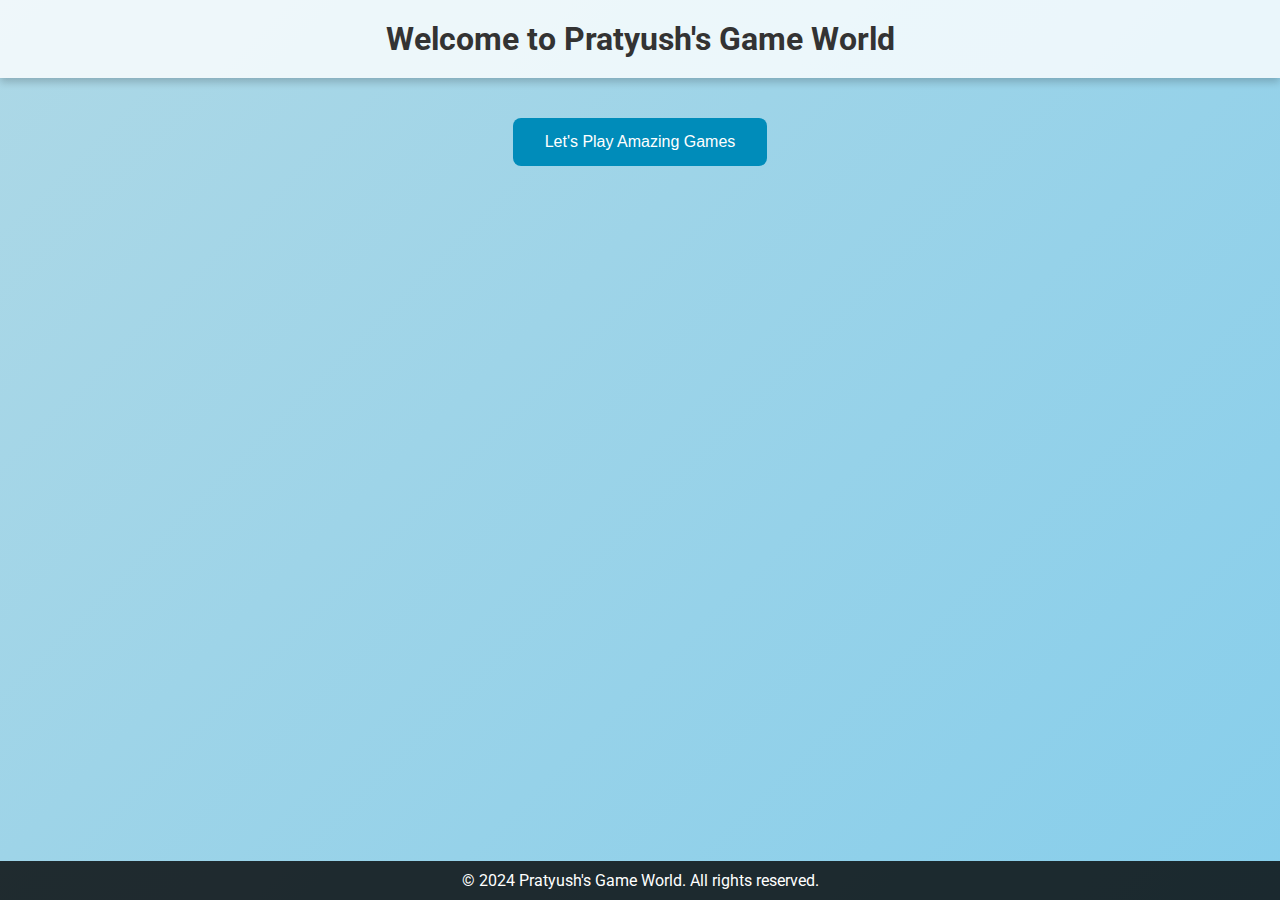
<file: index.html>
<!DOCTYPE html>
<html lang="en">
<head>
    <meta charset="UTF-8">
    <meta name="viewport" content="width=device-width, initial-scale=1.0">
    <title>Welcome to Pratyush's Game World</title>
    <link rel="stylesheet" href="styles.css">
    <link rel="preconnect" href="https://fonts.googleapis.com">
    <link rel="preconnect" href="https://fonts.gstatic.com" crossorigin>
    <link href="https://fonts.googleapis.com/css2?family=Roboto:wght@300;400;500&display=swap" rel="stylesheet">
</head>
<body>
    <header>
        <h1>Welcome to Pratyush's Game World</h1>
    </header>
    <main>
        <section id="welcome-section">
            <button id="start-button">Let's Play Amazing Games</button>
        </section>
        <section id="game-list-section">f
            <h2>Available Games</h2>
            <div id="game-list">
                <section id="Game1">
                    <h3>Game 1</h3>
                    <iframe src="Game1.html" title="Game 1"></iframe>   
                    <p>Description of Game 1 goes here...</p>
                </section>
                <section id="game2">
                    <h3>Game 2</h3>
                    <iframe src="Game2.html" title="Game 2"></iframe>
                    <p>Description of Game 2 goes here...</p>
                </section>
                <section id="game3">
                    <h3>Game 3</h3>
                    <p><a href="game3.html" target="_blank">Play Game 3</a></p>
                    <p>Description of Game 3 goes here...</p>
                </section>
                <section id="game4">
                    <h3>Game 4</h3>
                    <p><a href="game4.html" target="_blank">Play Game 4</a></p>
                    <p>Description of Game 4 goes here...</p>
                </section>
                <section id="game5">
                    <h3>Game 5</h3>
                    <p><a href="game5.html" target="_blank">Play Game 5</a></p>
                    <p>Description of Game 5 goes here...</p>
                </section>
                <section id="game6">
                    <h3>Game 6</h3>
                    <p><a href="game6.html" target="_blank">Play Game 6</a></p>
                    <p>Description of Game 6 goes here...</p>
                </section>
                <section id="game7">
                    <h3>Game 7</h3>
                    <p><a href="game7.html" target="_blank">Play Game 7</a></p>
                    <p>Description of Game 7 goes here...</p>
                </section>
                <section id="game8">
                    <h3>Game 8</h3>
                    <p><a href="game8.html" target="_blank">Play Game 8</a></p>
                    <p>Description of Game 8 goes here...</p>
                </section>
                <section id="game9">
                    <h3>Game 9</h3>
                    <p><a href="game9.html" target="_blank">Play Game 9</a></p>
                    <p>Description of Game 9 goes here...</p>
                </section>
                <section id="game10">
                    <h3>Game 10</h3>
                    <p><a href="game10.html" target="_blank">Play Game 10</a></p>
                    <p>Description of Game 10 goes here...</p>
                </section>
            </div>
        </section>
    </main>
    <footer>
        <p>&copy; 2024 Pratyush's Game World. All rights reserved.</p>
    </footer>
    <script src="scripts.js"></script>
</body>
</html>
</file>
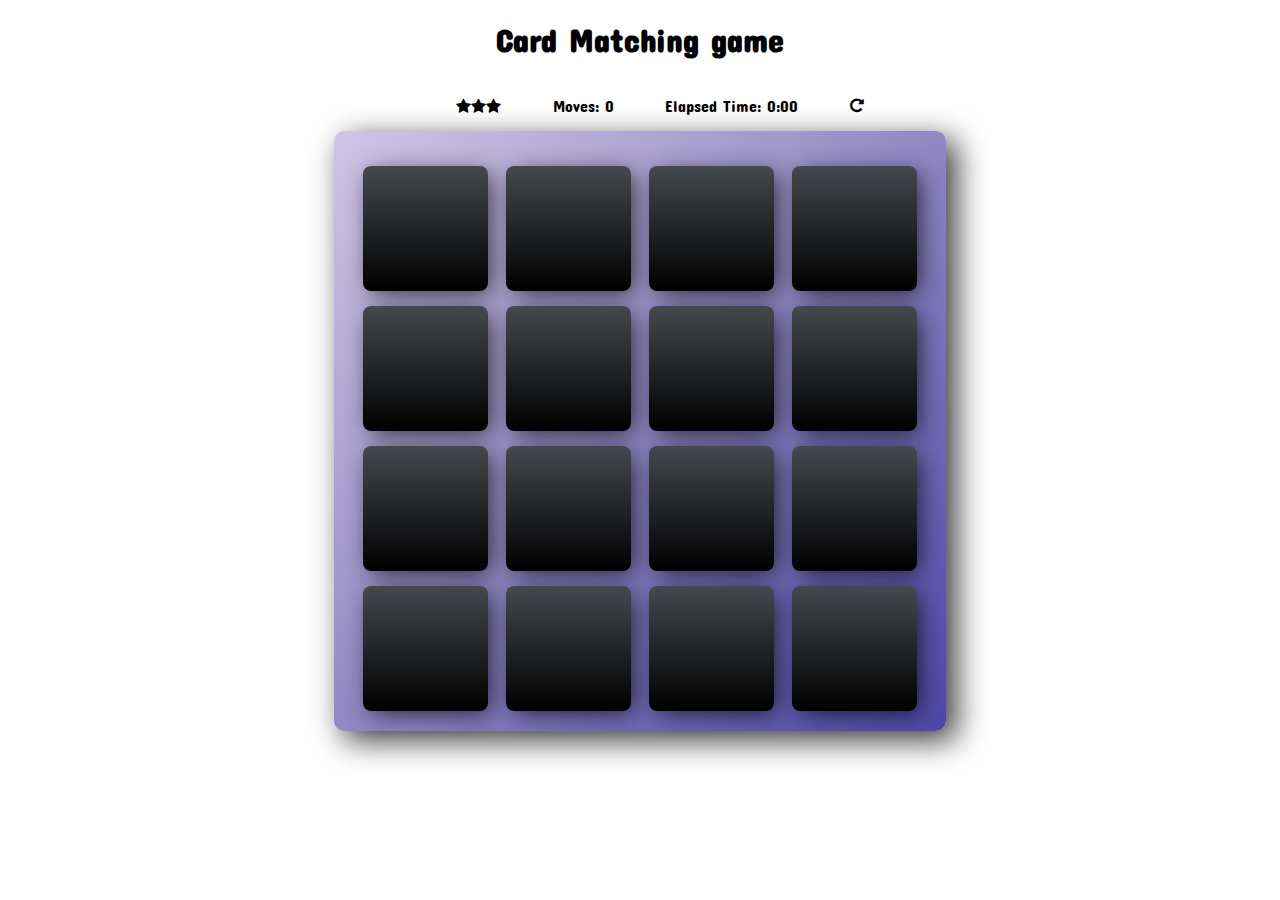
<file: Game1.html>
<html lang="en">
<head>
    <meta charset="utf-8">
    <title>Flip Card Memory Game</title>
    <meta name="description" content="">
    <meta name="viewport" content="width=device-width, initial-scale=1.0">
    <meta http-equiv="X-UA-Compatible" content="ie=edge">
    <link rel="stylesheet prefetch" href="https://maxcdn.bootstrapcdn.com/font-awesome/4.6.1/css/font-awesome.min.css">
    <link rel="stylesheet prefetch" href="https://fonts.googleapis.com/css?family=Concert+One|Nova+Slim">
    <link rel="stylesheet" href="Game1.styles.css">
</head>
<body>
    <div class="container">
        <header>
            <h1>Card Matching game</h1>
        </header>

        <section class="score-table">
            <ul class="stars">
                <li>
                    <i id="star1" class="fa fa-star"></i>
                </li>
                <li>
                    <i id="star2" class="fa fa-star"></i>
                </li>
                <li>
                    <i id="star3" class="fa fa-star"></i>
                </li>
            </ul>
            <span class="moves">Moves: 0</span>
            <span class="timer">Elapsed Time: 0:00</span>
            <div class="restart">
                <i class="fa fa-repeat"></i>
            </div>
        </section>

        <main>
            <ul class="deck"></ul>
        </main>

        <div class="modal">
            <div class="modal-content">
                <span class="close-button">x</span>
                <i class="fa fa-check-circle tick"></i>
                <h1 class="modal-heading">Congratulations! You Won!!</h1>
                <h3 class="stats"></h3>
                <button class="new-game">Play Again!</button>
            </div>
        </div>
    </div>
    <script src="Game1scripts.js"></script>
</body>
</html>
</file>
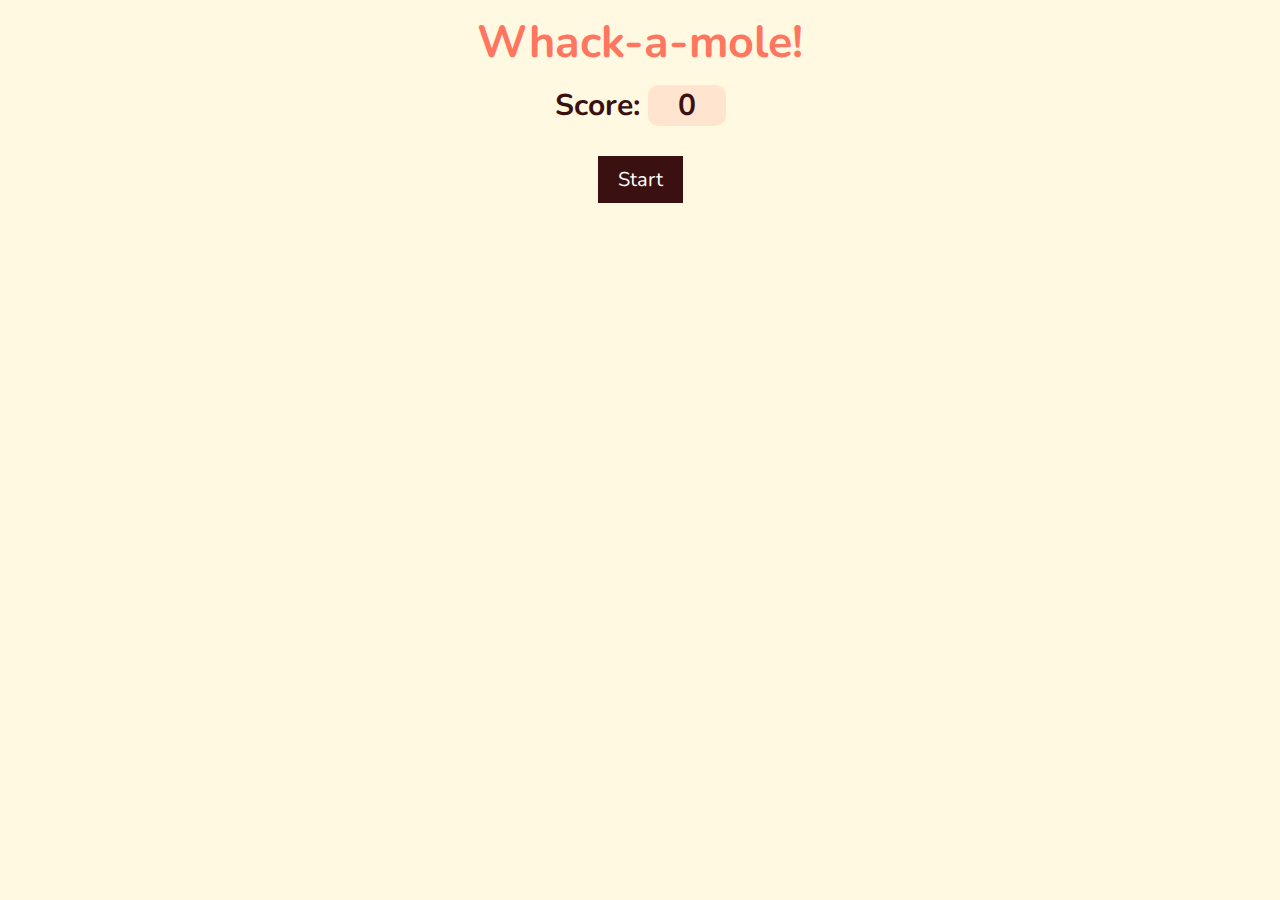
<file: Game2.html>
<!DOCTYPE html>
<html lang="en">
  <head>
    <meta charset="UTF-8" />
    <meta http-equiv="X-UA-Compatible" content="IE=edge" />
    <meta name="viewport" content="width=device-width, initial-scale=1.0" />
    <title>Whack-a-mole Game</title>
    <link rel="stylesheet" href="Game2styles.css" />
  </head>
  <body>
    <h1>Whack-a-mole!</h1>
    <h2>Score: <span class="score">0</span></h2>
    <button id="start" onClick="startGame()">Start</button>
    <div class="game">
      <div class="hole hole1">
        <div class="mole"></div>
      </div>
      <div class="hole hole2">
        <div class="mole"></div>
      </div>
      <div class="hole hole3">
        <div class="mole"></div>
      </div>
      <div class="hole hole4">
        <div class="mole"></div>
      </div>
      <div class="hole hole5">
        <div class="mole"></div>
      </div>
      <div class="hole hole6">
        <div class="mole"></div>
      </div>
    </div>
    <script src="Game2scripts.js"></script>
  </body>
</html>
</file>
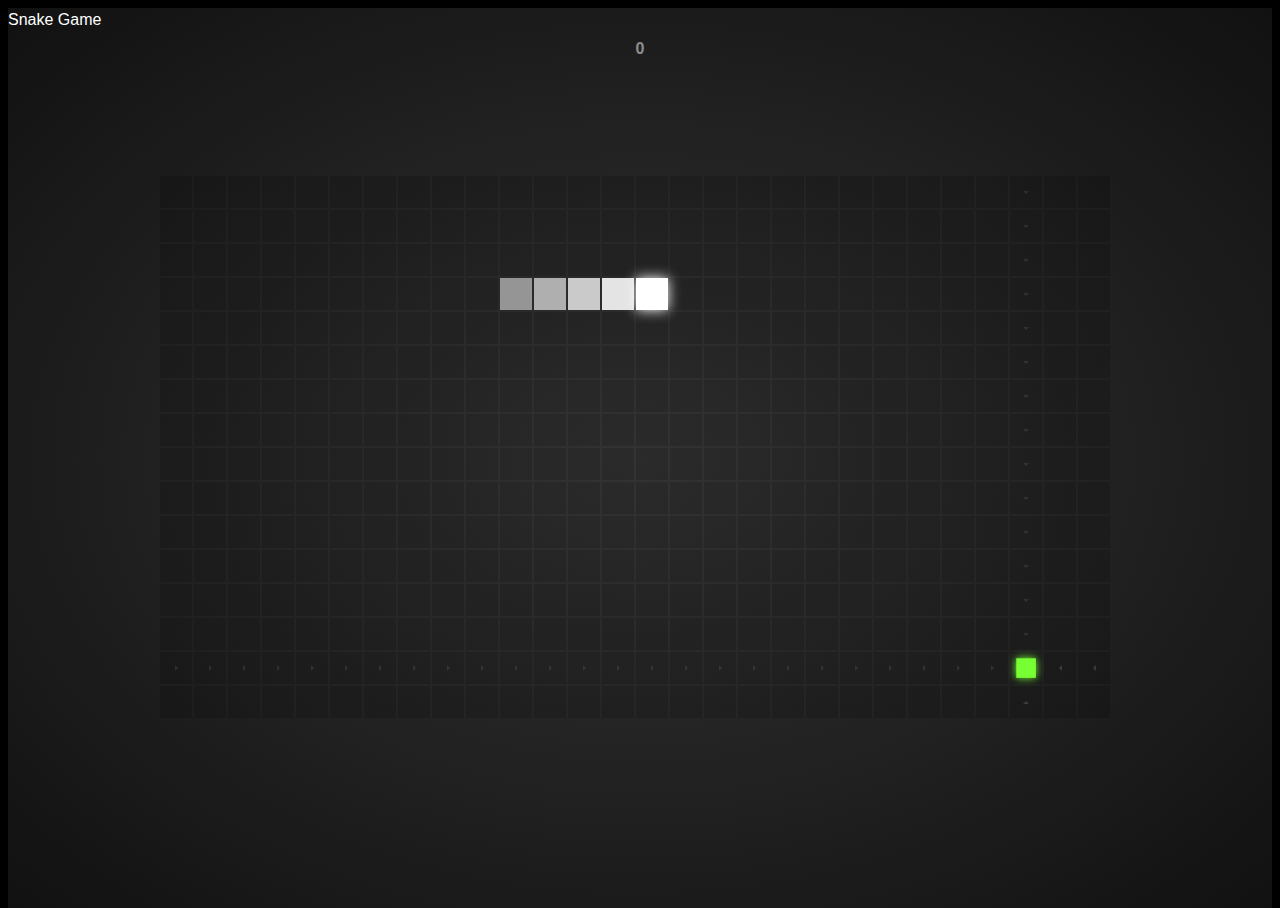
<file: Game5.html>
<!DOCTYPE html>
<html lang="en">
<head>
    <meta charset="UTF-8">
    <titl>Snake Game</titl>
    <link rel="stylesheet" href="Game5styles.css">
    <body><div class="score">0</div>
        <div class="stage"></div>
</head>
<script src="Game5scripts.js"></script>
</body>
</html>
</file>
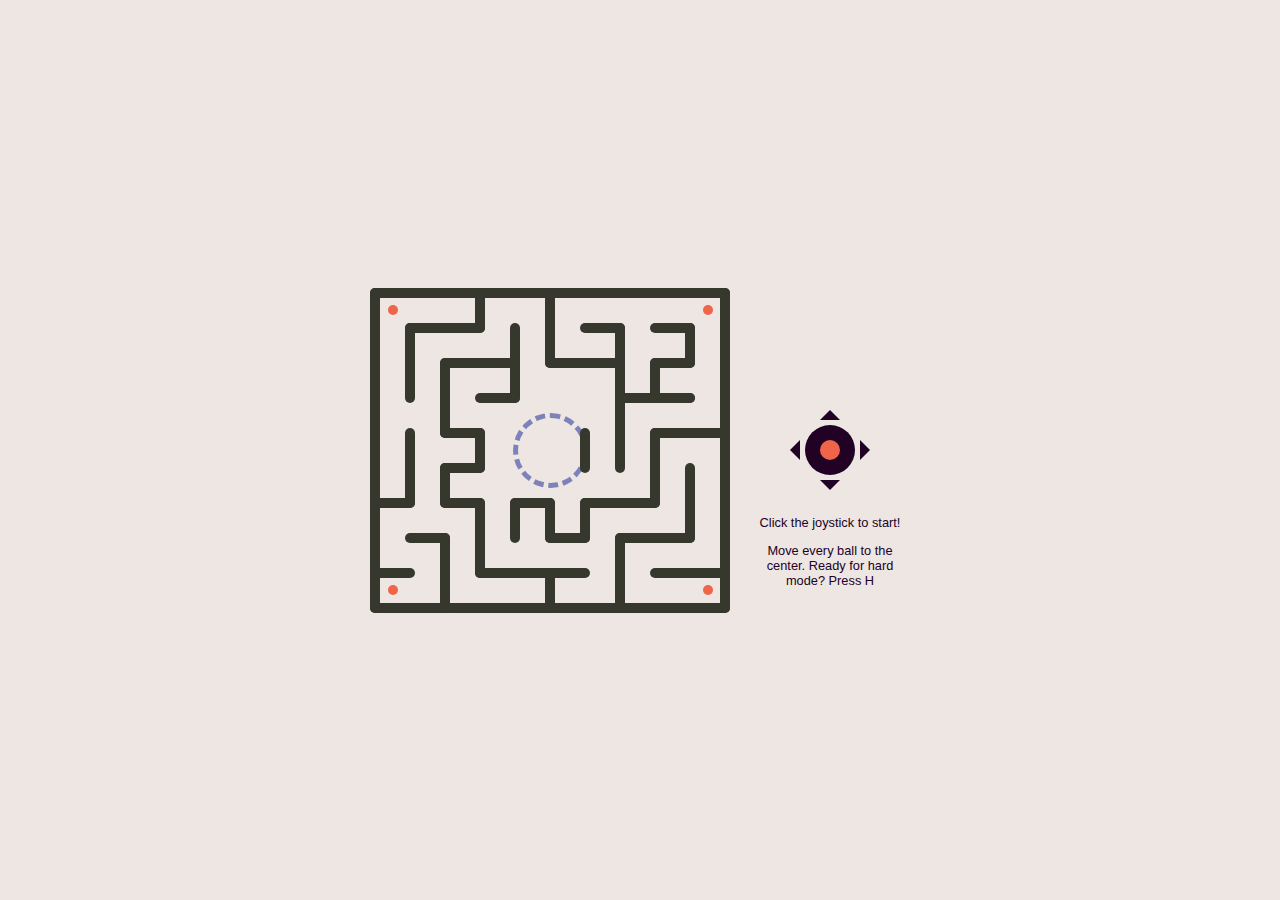
<file: Game7.html>
<!DOCTYPE html>
<html lang="en">
  <head>
    <title>Maze Tilt Master</title>
    <meta charset="UTF-8" />
    <meta name="viewport" content="width=device-width" />
    <link rel="stylesheet" href="Game7styles.css" />
  </head>
  <body>
    <div id="center">
      <div id="game">
        <div id="maze">
          <div id="end"></div>
        </div>
        <div id="joystick">
          <div class="joystick-arrow"></div>
          <div class="joystick-arrow"></div>
          <div class="joystick-arrow"></div>
          <div class="joystick-arrow"></div>
          <div id="joystick-head"></div>
        </div>
        <div id="note">
          Click the joystick to start!
          <p>Move every ball to the center. Ready for hard mode? Press H</p>
        </div>
      </div>
    </div>
    <script src="Game7scripts.js"></script>
  </body>
</html>
</file>
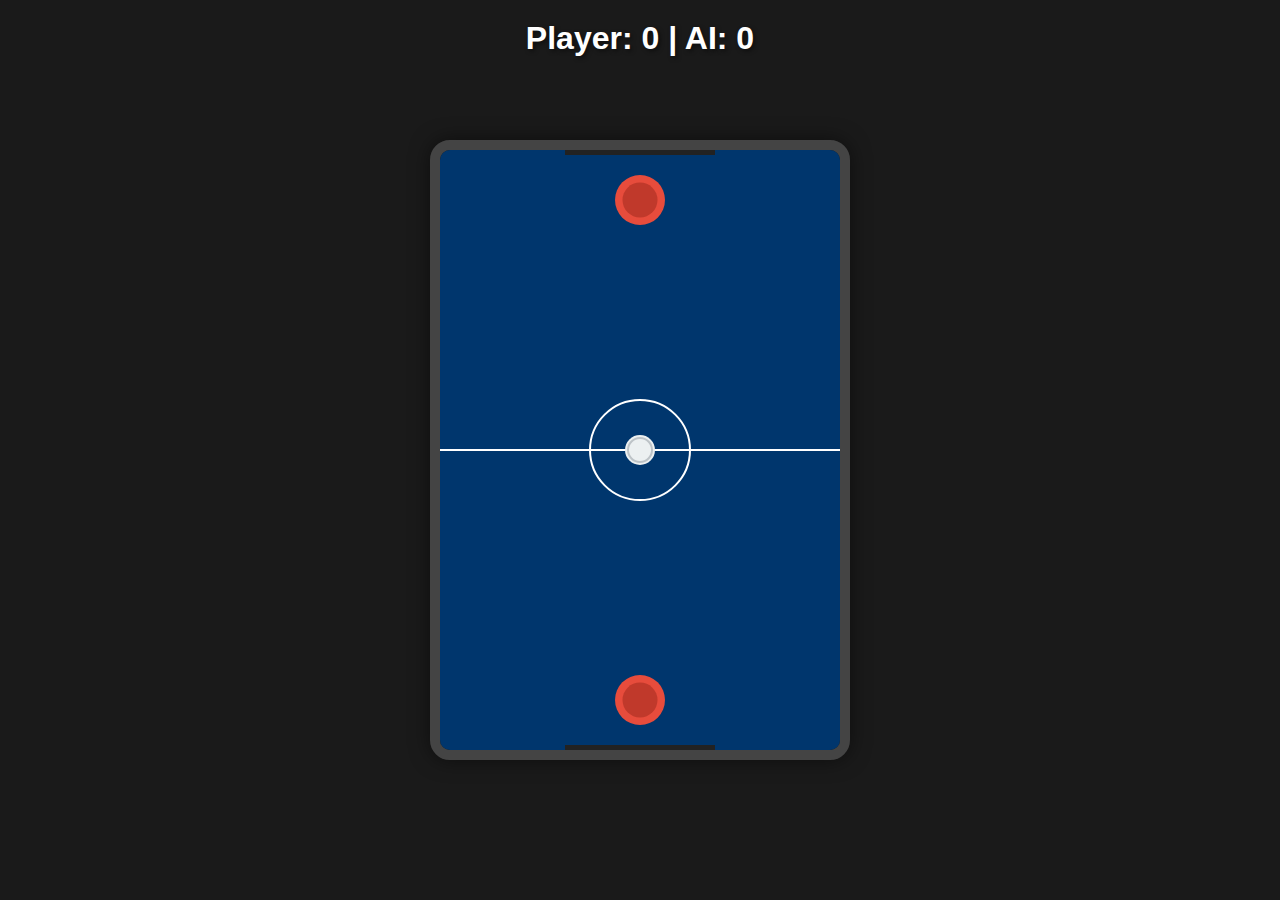
<file: Game8.html>
<html>
    <head>
        <title> Table Tennis</title>
        <link rel="stylesheet" href="Game8styles.css" />
        <body>
<div id="scoreBoard">Player: 0 | AI: 0</div>
<canvas id="gameCanvas" width="400" height="600"></canvas>
<script src="Game8scripts.js"></script>
</body>
</head>
</html>
</file>
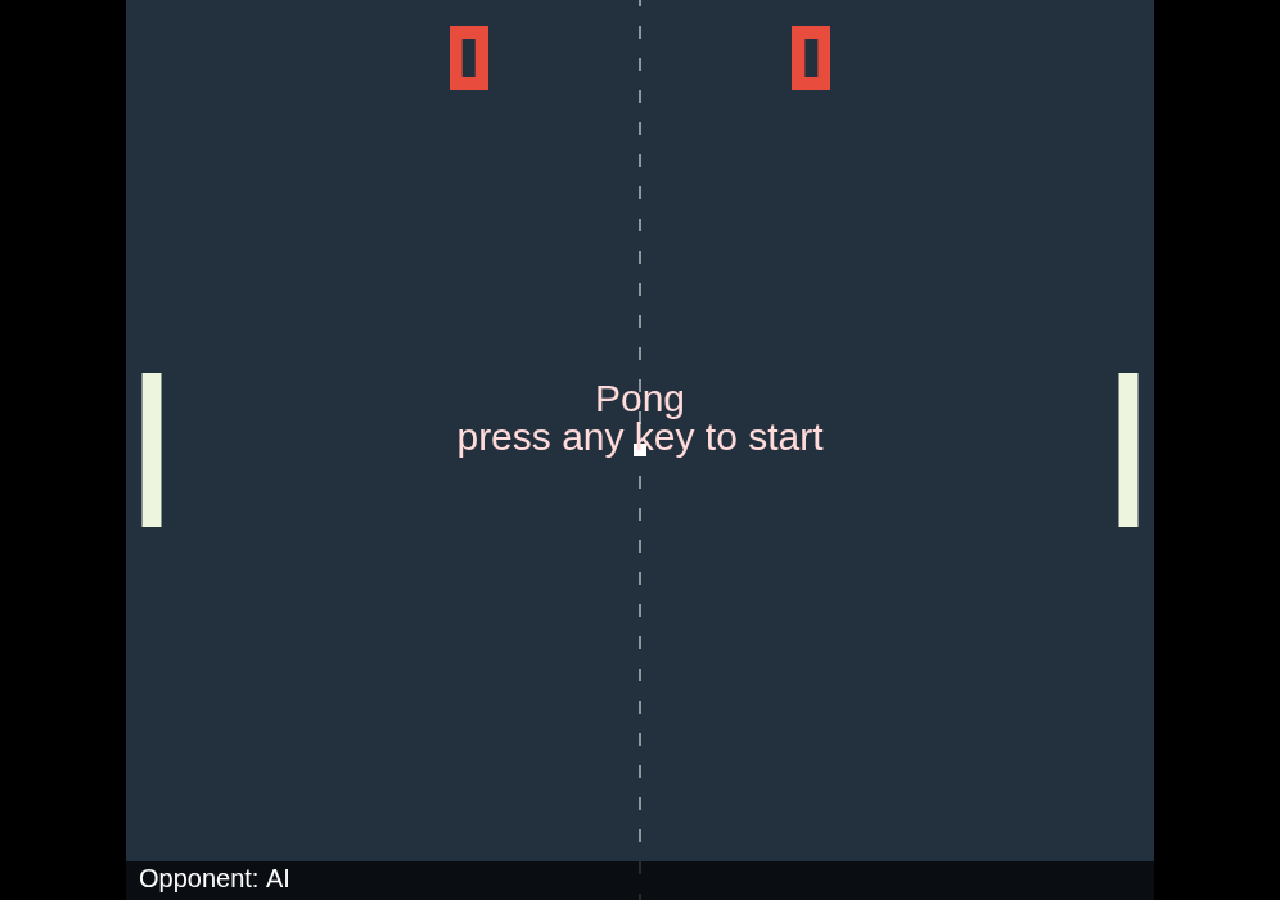
<file: Game9.html>
<html>
    <head>
        <title>Bounce Battle</title>
        <link rel="stylesheet" href="Game9styles.css" />
        <body>
<canvas id="pong" width="800" height="700" tabindex='1'>
</head>
<script src="Game9scripts.js"></script>
</body>
</html>
</file>
<file: Game1.styles.css>
html {
    box-sizing: border-box;
  }
  
  *, *::before, *::after {
    box-sizing: inherit;
  }
  
  html, body {
    width: 100%;
    height: 100%;
    margin: 0;
    padding: 0;
  }
  
  body {
    font-family: 'Concert One', 'Coda', san-serif, cursive;
  }
  
  .container {
    display: flex;
    justify-content: center;
    align-items: center;
    flex-direction: column;
  }
  
  .score-table {
    text-align: left;
    width: 500px;
    padding: 0;
    margin: 0;
    display: flex;
    flex-direction: row;
    justify-content: space-around;
    align-items: center;
  }
  
  .stars {
    display: flex;
    list-style: none;
  }
  
  .restart {
    cursor: pointer;
  }
  
  .deck {
    background: linear-gradient(135deg, rgba(207, 197, 229, 1) 0%, rgba(163, 154, 204, 1) 36%, rgba(79, 71, 169, 1) 100%);
    margin: 0;
    width: 612px;
    min-height: 500px;
    box-shadow: 10px 9px 31px 1px rgba(0, 0, 0, 0.75);
    border-radius: 10px;
    display: flex;
    justify-content: space-around;
    flex-wrap: wrap;
    padding: 20px;
    margin-bottom: 15px;
    align-items: center;
  }
  
  .card {
    transform: rotateY(0);
    transition: 0.5s;
    width: 125px;
    height: 125px;
    background: linear-gradient(to bottom, rgba(69, 72, 77, 1) 0%, rgba(0, 0, 0, 1) 100%);
    box-shadow: 5px 5px 24px -3px rgba(0, 0, 0, 0.75);
    border-radius: 8px;
    font-size: 0;
    display: flex;
    align-items: center;
    justify-content: center;
    list-style: none;
    margin-top: 15px;
    cursor: pointer;
  }
  
  .show {
    transform: rotateY(180deg);
    transition: 0.5s;
    background: skyblue;
    font-size: 33px;
    color: white;
    cursor: default;
  }
  
  .match {
    background: rgb(4, 172, 54);
  }
  
  .no-match {
    background: rgb(175, 38, 38);
    transition: 0.1s;
  }
  
  .modal {
    z-index: 1;
    position: fixed;
    left: 0;
    top: 0;
    width: 100%;
    height: 100%;
    background-color: rgba(0, 0, 0, 0.6);
    opacity: 0;
    visibility: hidden;
    transform: scale(1.1);
    transition: visibility 0s linear 0.25s, opacity 0.25s 0s, transform 0.25s;
  }
  
  .modal-content {
    position: absolute;
    top: 50%;
    left: 50%;
    transform: translate(-50%, -50%);
    background-color: rgb(241, 241, 241);
    padding: 1rem 1.5rem;
    width: 35rem;
    border-radius: 0.5rem;
    text-align: center;
  }
  
  .close-button {
    float: right;
    width: 1.5rem;
    line-height: 1.5rem;
    text-align: center;
    cursor: pointer;
    border-radius: 0.25rem;
    background-color: lightgray;
  }
  
  .close-button:hover {
    background-color: darkgray;
  }
  
  .show-modal {
    opacity: 1;
    visibility: visible;
    transform: scale(1.0);
    transition: visibility 0s linear 0s, opacity 0.25s 0s, transform 0.25s;
  }
  
  .tick {
    color: rgba(0, 218, 29, 0.767);
    font-size: 60px;
    margin-left: 35px;
  }
  
  .modal-heading {
    letter-spacing: 2px;
  }
  
  .stats {
    color: rgb(143, 143, 143);
    margin-top: 30px;
  }
  
  .new-game {
    background: rgb(75, 189, 0);
    color: #fff;
    border: 0;
    padding: 1em 2em;
    font-size: 1.2em;
    cursor: pointer;
    margin-top: 25px;
  }
  
  @media screen and (max-width: 600px) {
    .deck {
        width: 350px;
        min-height: 280px;
    }
    .card {
        width: 68px;
        height: 68px;
    }
    .show{
        font-size: 30px;
    }
    .modal-content {
        width: 15rem;
    }
    .tick {
        color: rgba(0, 218, 29, 0.767);
        font-size: 45px;
        margin-left: 25px;
    }
    h1 {
        font-size: 20px;
    }
    h3 {
        font-size: 16px;
    }
    .score-table {
        width: 320px;
    }
  }
</file>
<file: Game2styles.css>
@import url('https://fonts.googleapis.com/css?family=Nunito');

*, *:before, *:after {
  -webkit-box-sizing: inherit;
  -moz-box-sizing: inherit;
  box-sizing: inherit;
}

html {
  -moz-box-sizing: border-box;
  -webkit-box-sizing: border-box;
  box-sizing: border-box;
  font-size: 10px;
}

body {
  padding: 0;
  margin: 0;
  font-family: 'Nunito', sans-serif;
  background: #fff9e2;
  text-align: center;
}


h1 {
  font-size: 4.5rem;
  line-height: 1;
  margin: 2rem 0 0 0;
  color: #ff7660;
}

h2 {
  font-size: 3rem;
  color: #3b1010;
  margin: 2rem;
}

.score {
  background: #ffe5cf;
  padding: 0 3rem;
  line-height: 1;
  -webkit-border-radius: 1rem;
  -moz-border-radius: 1rem;
  border-radius: 1rem;
  color: #3b1010;
}

.game {
  width: 600px;
  height: 400px;
  display: -webkit-box;
  display: -webkit-flex;
  display: flex;
  flex-wrap: wrap;
  margin: 0 auto;
}

.hole {
  flex: 1 0 33.33%;
  overflow: hidden;
  position: relative;
}

.hole:after {
  display: block;
  background: url('https://s3-us-west-2.amazonaws.com/s.cdpn.io/1159990/dirt.svg') bottom center no-repeat;
  background-size: contain;
  content: '';
  width: 100%;
  height: 70px;
  position: absolute;
  z-index: 2;
  bottom: -30px;
}

.mole {
  background: url('https://s3-us-west-2.amazonaws.com/s.cdpn.io/1159990/mole.svg') bottom center no-repeat;
  background-size: 60%;
  position: absolute;
  top: 100%;
  width: 100%;
  height: 100%;
  transition: all 0.4s;
}

.hole.up .mole {
  top: 0;
}

#start {
  font-family: 'Nunito', sans-serif;
  display: inline-block;
  text-decoration: none;
  border: 0;
  background: #3b1010;
  color: #fff;
  font-size: 2rem;
  padding: 1rem 2rem;
  cursor: pointer;
  margin: 1rem;
}

#start:hover {
  opacity: 0.8;
}
</file>
<file: Game5styles.css>
/*================================================

General

================================================*/

* {
    box-sizing: border-box;
  }
  
  html,
  body {
    background-color: #000;
    height: 100%;
  }
  
  body {
    background: #222;
    background: radial-gradient(#333, #111);
    background-position: center center;
    background-repeat: no-repeat;
    background-size: cover;
    color: #fff;
    font: 100%/1.5 sans-serif;
    overflow: hidden;
  }
  
  /*================================================
  
  Score
  
  ================================================*/
  
  .score {
    color: rgba(255, 255, 255, 0.5);
    font-size: 16px;
    font-weight: bold;
    padding-top: 5px;
    text-align: center;
  }
  
  /*================================================
  
  Stage
  
  ================================================*/
  
  .stage {
    bottom: 0;
    left: 0;
    margin: auto;
    position: absolute;
    right: 0;
    top: 0;
    z-index: 2;
  }
  
  /*================================================
  
  Tiles
  
  ================================================*/
  
  .tile {
    background: rgba(0, 0, 0, 0.15);
    position: absolute;
    transition-property:
      background,
      box-shadow,
      opacity,
      transform
    ;
    transform: translateZ(0);
    transition-duration: 3000ms;
  }
  
  .tile:before {
    bottom: 0;
    content: '';
    height: 0;
    left: 0;
    margin: auto;
    opacity: 0;
    position: absolute;
    right: 0;
    top: 0;
    width: 0;
    transition: opacity 300ms;
  }
  
  .tile.path:before {
    opacity: 1;
  }
  
  .tile.up:before {
    border-bottom: 4px inset rgba(255, 255, 255, 0.15);
    border-left: 4px solid transparent;
    border-right: 4px solid transparent;
  }
  
  .tile.down:before {
    border-top: 4px inset rgba(255, 255, 255, 0.15);
    border-left: 4px solid transparent;
    border-right: 4px solid transparent;
  }
  
  .tile.left:before { 
    border-right: 4px inset rgba(255, 255, 255, 0.15);
    border-top: 4px solid transparent;
    border-bottom: 4px solid transparent;
  }
  
  .tile.right:before { 
    border-left: 4px inset rgba(255, 255, 255, 0.15);
    border-top: 4px solid transparent;
    border-bottom: 4px solid transparent;
  }
  
  @media (max-width: 900px), (max-height: 900px) {
    .tile.up:before,
    .tile.down:before,
    .tile.left:before,
    .tile.right:before {
      border-width: 3px;
    }
  }
  
  @media (max-width: 500px), (max-height: 500px) {
    .tile.up:before,
    .tile.down:before,
    .tile.left:before,
    .tile.right:before {
      border-width: 2px;
    }
  }
  
  .tile.pressed {
    background: rgba(0, 0, 0, 0.3);
    box-shadow: inset 0 0 10px rgba(0, 0, 0, 0.6);
    transition-duration: 0ms;
  }
</file>
<file: Game7styles.css>
body {
    --background-color: #ede6e3;
    --wall-color: #36382e;
    --joystick-color: #210124;
    --joystick-head-color: #f06449;
    --ball-color: #f06449;
    --end-color: #7d82b8;
    --text-color: #210124;
  
    font-family: "Segoe UI", Tahoma, Geneva, Verdana, sans-serif;
    background-color: var(--background-color);
  }
  
  html,
  body {
    height: 100%;
    margin: 0;
  }
  
  #center {
    display: flex;
    align-items: center;
    justify-content: center;
    height: 100%;
  }
  
  #game {
    display: grid;
    grid-template-columns: auto 150px;
    grid-template-rows: 1fr auto 1fr;
    gap: 30px;
    perspective: 600px;
  }
  
  #maze {
    position: relative;
    grid-row: 1 / -1;
    grid-column: 1;
    width: 350px;
    height: 315px;
    display: flex;
    justify-content: center;
    align-items: center;
  }
  
  #end {
    width: 65px;
    height: 65px;
    border: 5px dashed var(--end-color);
    border-radius: 50%;
  }
  
  #joystick {
    position: relative;
    background-color: var(--joystick-color);
    border-radius: 50%;
    width: 50px;
    height: 50px;
    display: flex;
    align-items: center;
    justify-content: center;
    margin: 10px 50px;
    grid-row: 2;
  }
  
  #joystick-head {
    position: relative;
    background-color: var(--joystick-head-color);
    border-radius: 50%;
    width: 20px;
    height: 20px;
    cursor: grab;
  
    animation-name: glow;
    animation-duration: 0.6s;
    animation-iteration-count: infinite;
    animation-direction: alternate;
    animation-timing-function: ease-in-out;
    animation-delay: 4s;
  }
  
  @keyframes glow {
    0% {
      transform: scale(1);
    }
    100% {
      transform: scale(1.2);
    }
  }
  
  .joystick-arrow:nth-of-type(1) {
    position: absolute;
    bottom: 55px;
  
    width: 0;
    height: 0;
    border-left: 10px solid transparent;
    border-right: 10px solid transparent;
  
    border-bottom: 10px solid var(--joystick-color);
  }
  
  .joystick-arrow:nth-of-type(2) {
    position: absolute;
    top: 55px;
  
    width: 0;
    height: 0;
    border-left: 10px solid transparent;
    border-right: 10px solid transparent;
  
    border-top: 10px solid var(--joystick-color);
  }
  
  .joystick-arrow:nth-of-type(3) {
    position: absolute;
    left: 55px;
  
    width: 0;
    height: 0;
    border-top: 10px solid transparent;
    border-bottom: 10px solid transparent;
  
    border-left: 10px solid var(--joystick-color);
  }
  
  .joystick-arrow:nth-of-type(4) {
    position: absolute;
    right: 55px;
  
    width: 0;
    height: 0;
    border-top: 10px solid transparent;
    border-bottom: 10px solid transparent;
  
    border-right: 10px solid var(--joystick-color);
  }
  
  #note {
    grid-row: 3;
    grid-column: 2;
    text-align: center;
    font-size: 0.8em;
    color: var(--text-color);
    transition: opacity 2s;
  }
  
  a:visited {
    color: inherit;
  }
  
  .ball {
    position: absolute;
    margin-top: -5px;
    margin-left: -5px;
    border-radius: 50%;
    background-color: var(--ball-color);
    width: 10px;
    height: 10px;
  }
  
  .wall {
    position: absolute;
    background-color: var(--wall-color);
    transform-origin: top center;
    margin-left: -5px;
  }
  
  .wall::before,
  .wall::after {
    display: block;
    content: "";
    width: 10px;
    height: 10px;
    background-color: inherit;
    border-radius: 50%;
    position: absolute;
  }
  
  .wall::before {
    top: -5px;
  }
  
  .wall::after {
    bottom: -5px;
  }
  
  .black-hole {
    position: absolute;
    margin-top: -9px;
    margin-left: -9px;
    border-radius: 50%;
    background-color: black;
    width: 18px;
    height: 18px;
  }
</file>
<file: Game8styles.css>
body {
    display: flex;
    justify-content: center;
    align-items: center;
    height: 100vh;
    margin: 0;
    background: #1a1a1a;
    font-family: Arial, sans-serif;
    overflow: hidden;
    touch-action: none;
  }
  
  #gameCanvas {
    border: 10px solid #444;
    border-radius: 20px;
    box-shadow: 0 0 20px rgba(0, 0, 0, 0.5);
  }
  
  #scoreBoard {
    position: absolute;
    top: 20px;
    font-size: 32px;
    font-weight: 700;
    color: #fff;
    text-shadow: 2px 2px 4px rgba(0, 0, 0, 0.5);
  }
</file>
<file: Game9styles.css>
html,
body {
  height: 100%;
}

body {
  margin: 0;
  background-color: black;
  display: flex;
  align-items: center;
  justify-content: center;
}

canvas {
  display: block;
  outline: none;
  height: 100%;
  image-rendering: pixelated;
}
</file>
<file: styles.css>
/* Reset some default styles */
body, h1, h2, p, button {
    margin: 0;
    padding: 0;
    box-sizing: border-box;
}

/* Set a font for the entire website */
body {
    font-family: 'Roboto', sans-serif;
    background: linear-gradient(135deg, #add8e6, #87ceeb);
    color: #333;
    display: flex;
    flex-direction: column;
    min-height: 100vh;
    align-items: center;
    justify-content: center;
    text-align: center;
    overflow: hidden;
}

/* Header styles */
header {
    background-color: rgba(255, 255, 255, 0.8);
    width: 100%;
    padding: 20px 0;
    box-shadow: 0 4px 8px rgba(0, 0, 0, 0.2);
    z-index: 1;
}

/* Main content styles */
main {
    flex: 1;
    padding: 20px;
    display: flex;
    flex-direction: column;
    align-items: center;
}

/* Button styles */
button {
    background-color: #008CBA;
    color: white;
    padding: 15px 32px;
    font-size: 16px;
    margin-top: 20px;
    cursor: pointer;
    border: none;
    border-radius: 8px;
    transition: background-color 0.3s ease;
}

button:hover {
    background-color: #005f73;
}

/* Game list section styles */
#game-list-section {
    display: none;
}

#game-list {
    display: flex;
    flex-wrap: wrap;
    gap: 1em;
    justify-content: center;
    max-height: 500px; /* Adjust as needed */
    overflow-y: auto; /* Enable vertical scrolling */
}

/* Individual game item styles */
.game-item {
    background-color: rgba(255, 255, 255, 0.9);
    border: 1px solid #ddd;
    border-radius: 8px;
    padding: 20px;
    width: 250px;
    text-align: center;
    box-shadow: 0 4px 8px rgba(0, 0, 0, 0.1);
    transition: transform 0.2s ease;
}

.game-item:hover {
    transform: scale(1.05);
}

.game-item h3 {
    margin-bottom: 10px;
    font-weight: 500;
}

.game-item p {
    font-weight: 300;
    margin-bottom: 15px;
}

.game-item a {
    display: inline-block;
    background-color: #28a745;
    color: white;
    padding: 10px 20px;
    border-radius: 5px;
    text-decoration: none;
    transition: background-color 0.3s ease;
}

.game-item a:hover {
    background-color: #218838;
}

/* Footer styles */
footer {
    background-color: rgba(0, 0, 0, 0.8);
    color: white;
    width: 100%;
    padding: 10px 0;
    text-align: center;
}

/* Animations */
@keyframes fadeIn {
    from {
        opacity: 0;
    }
    to {
        opacity: 1;
    }
}

#welcome-section {
    animation: fadeIn 1s ease-in-out;
}

#game-list-section {
    display: none;
    animation: fadeIn 1s ease-in-out;
}
</file>
